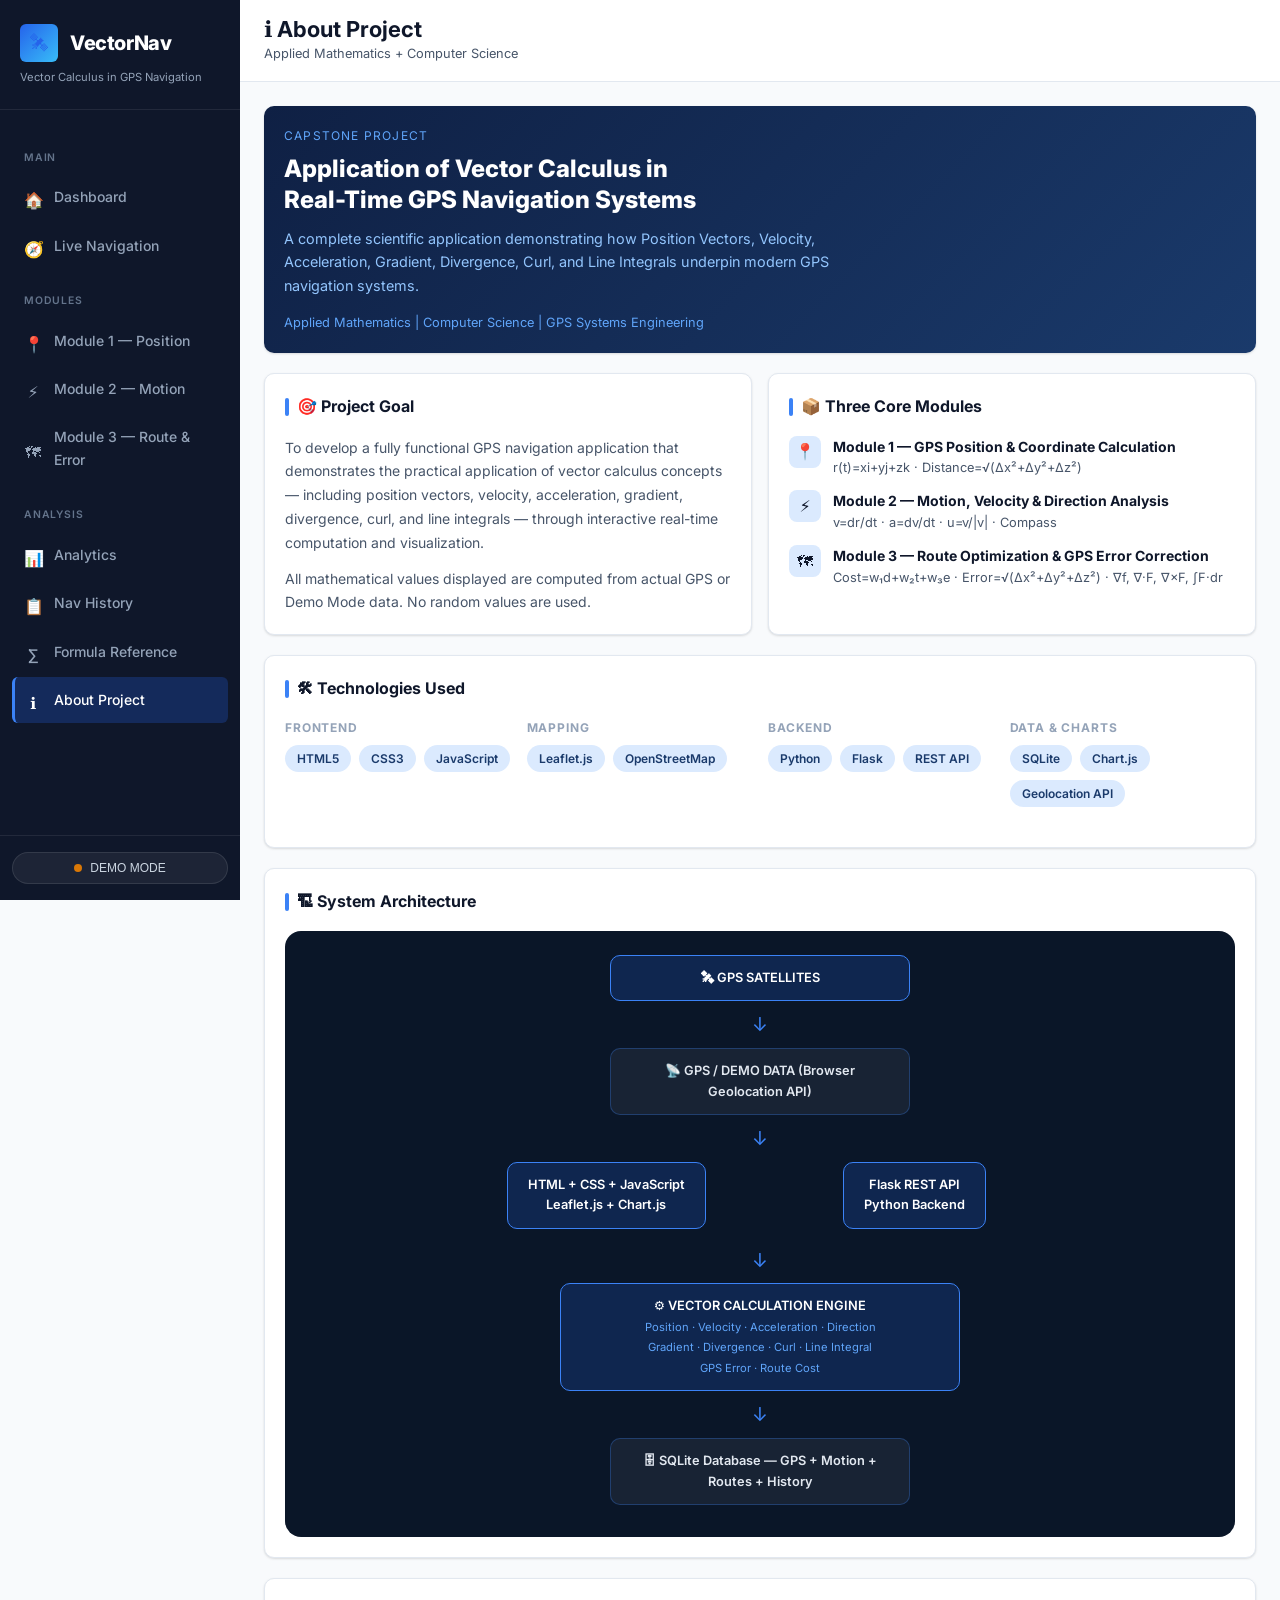
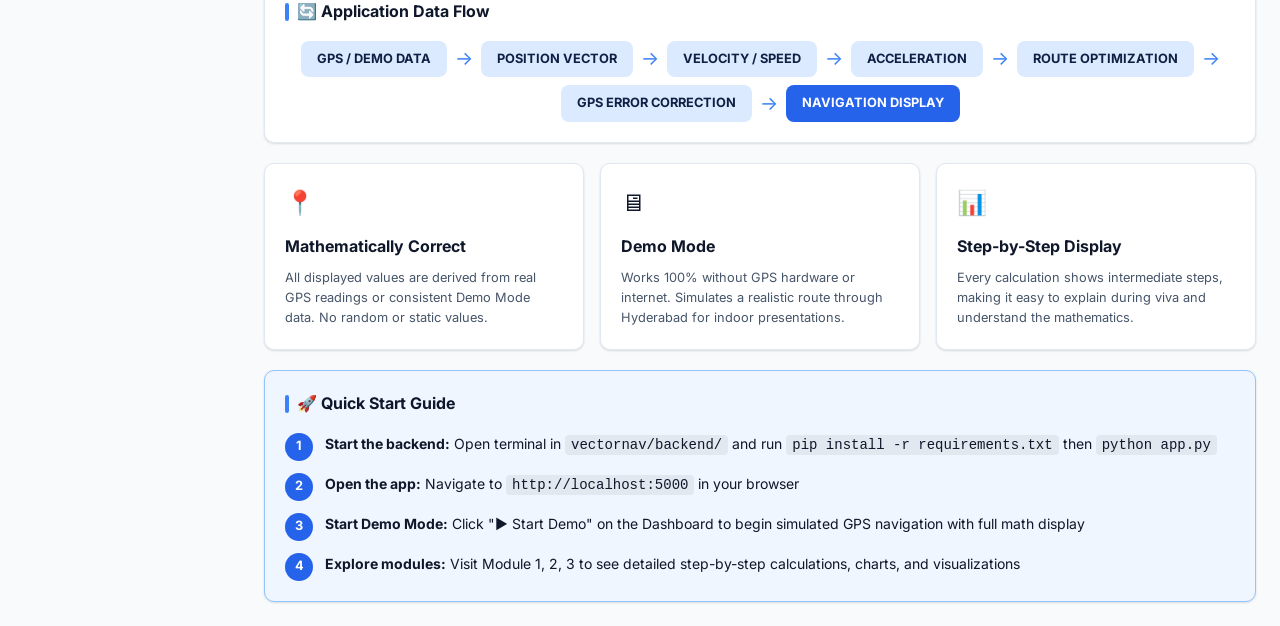
<file: about.html>
<!DOCTYPE html>
<html lang="en">
<head>
  <meta charset="UTF-8"/>
  <meta name="viewport" content="width=device-width, initial-scale=1.0"/>
  <title>VectorNav — About Project</title>
  <meta name="description" content="About VectorNav — B.Tech Capstone: Application of Vector Calculus in Real-Time GPS Navigation Systems"/>
  <link rel="stylesheet" href="css/style.css"/>
</head>
<body>
<aside class="app-sidebar">
  <a href="index.html" class="sidebar-brand">
    <div class="brand-logo"><div class="brand-icon">🛰</div><span class="brand-name">VectorNav</span></div>
    <div class="brand-tagline">Vector Calculus in GPS Navigation</div>
  </a>
  <nav class="sidebar-nav">
    <div class="nav-section-label">Main</div>
    <a href="index.html"      class="nav-item"><span class="nav-icon">🏠</span><span>Dashboard</span></a>
    <a href="navigation.html" class="nav-item"><span class="nav-icon">🧭</span><span>Live Navigation</span></a>
    <div class="nav-section-label">Modules</div>
    <a href="module1.html"    class="nav-item"><span class="nav-icon">📍</span><span>Module 1 — Position</span></a>
    <a href="module2.html"    class="nav-item"><span class="nav-icon">⚡</span><span>Module 2 — Motion</span></a>
    <a href="module3.html"    class="nav-item"><span class="nav-icon">🗺</span><span>Module 3 — Route &amp; Error</span></a>
    <div class="nav-section-label">Analysis</div>
    <a href="analytics.html"  class="nav-item"><span class="nav-icon">📊</span><span>Analytics</span></a>
    <a href="history.html"    class="nav-item"><span class="nav-icon">📋</span><span>Nav History</span></a>
    <a href="formulas.html"   class="nav-item"><span class="nav-icon">∑</span><span>Formula Reference</span></a>
    <a href="about.html"      class="nav-item active"><span class="nav-icon">ℹ</span><span>About Project</span></a>
  </nav>
  <div class="sidebar-footer">
    <button class="mode-badge" onclick="toggleMode()"><span class="mode-dot demo"></span><span id="mode-label">DEMO MODE</span></button>
  </div>
</aside>

<main class="app-main">
  <div class="page-header">
    <div class="page-header-left">
      <h1>ℹ About Project</h1>
      <p>Applied Mathematics + Computer Science</p>
    </div>
  </div>
  <div class="page-content">

    <!-- Hero card -->
    <div class="card" style="background:linear-gradient(135deg,var(--clr-primary-800),var(--clr-primary-700));color:#fff;margin-bottom:var(--sp-5);border:none;">
      <div style="font-size:.75rem;letter-spacing:.1em;text-transform:uppercase;color:var(--clr-primary-300);margin-bottom:var(--sp-2);">Capstone Project</div>
      <h2 style="font-size:1.5rem;font-weight:800;margin-bottom:var(--sp-3);color:#fff;line-height:1.3;">
        Application of Vector Calculus in<br>Real-Time GPS Navigation Systems
      </h2>
      <div style="font-size:.9rem;color:var(--clr-primary-200);margin-bottom:var(--sp-4);max-width:600px;">
        A complete scientific application demonstrating how Position Vectors, Velocity, Acceleration,
        Gradient, Divergence, Curl, and Line Integrals underpin modern GPS navigation systems.
      </div>
      <div style="font-size:.8rem;color:var(--clr-primary-300);">
        Applied Mathematics | Computer Science | GPS Systems Engineering
      </div>
    </div>

    <div class="cards-grid cards-grid-2" style="margin-bottom:var(--sp-5);">

      <!-- Project Goal -->
      <div class="card">
        <div class="section-title" style="margin-bottom:var(--sp-4);">🎯 Project Goal</div>
        <p style="font-size:.875rem;color:var(--txt-secondary);line-height:1.7;">
          To develop a fully functional GPS navigation application that demonstrates the
          practical application of vector calculus concepts — including position vectors,
          velocity, acceleration, gradient, divergence, curl, and line integrals — through
          interactive real-time computation and visualization.
        </p>
        <p style="font-size:.875rem;color:var(--txt-secondary);line-height:1.7;margin-top:var(--sp-3);">
          All mathematical values displayed are computed from actual GPS or Demo Mode data.
          No random values are used.
        </p>
      </div>

      <!-- Modules -->
      <div class="card">
        <div class="section-title" style="margin-bottom:var(--sp-4);">📦 Three Core Modules</div>
        <div style="margin-bottom:var(--sp-4);">
          <div style="display:flex;align-items:flex-start;gap:var(--sp-3);margin-bottom:var(--sp-3);">
            <div style="width:32px;height:32px;background:var(--clr-primary-100);border-radius:8px;display:flex;align-items:center;justify-content:center;flex-shrink:0;font-size:16px;">📍</div>
            <div>
              <div style="font-weight:700;font-size:.875rem;">Module 1 — GPS Position &amp; Coordinate Calculation</div>
              <div style="font-size:.8rem;color:var(--txt-secondary);">r(t)=xi+yj+zk · Distance=√(Δx²+Δy²+Δz²)</div>
            </div>
          </div>
          <div style="display:flex;align-items:flex-start;gap:var(--sp-3);margin-bottom:var(--sp-3);">
            <div style="width:32px;height:32px;background:var(--clr-primary-100);border-radius:8px;display:flex;align-items:center;justify-content:center;flex-shrink:0;font-size:16px;">⚡</div>
            <div>
              <div style="font-weight:700;font-size:.875rem;">Module 2 — Motion, Velocity &amp; Direction Analysis</div>
              <div style="font-size:.8rem;color:var(--txt-secondary);">v=dr/dt · a=dv/dt · u=v/|v| · Compass</div>
            </div>
          </div>
          <div style="display:flex;align-items:flex-start;gap:var(--sp-3);">
            <div style="width:32px;height:32px;background:var(--clr-primary-100);border-radius:8px;display:flex;align-items:center;justify-content:center;flex-shrink:0;font-size:16px;">🗺</div>
            <div>
              <div style="font-weight:700;font-size:.875rem;">Module 3 — Route Optimization &amp; GPS Error Correction</div>
              <div style="font-size:.8rem;color:var(--txt-secondary);">Cost=w₁d+w₂t+w₃e · Error=√(Δx²+Δy²+Δz²) · ∇f, ∇·F, ∇×F, ∫F·dr</div>
            </div>
          </div>
        </div>
      </div>
    </div>

    <!-- Technologies -->
    <div class="card" style="margin-bottom:var(--sp-5);">
      <div class="section-title" style="margin-bottom:var(--sp-4);">🛠 Technologies Used</div>
      <div class="cards-grid cards-grid-4">
        <div>
          <div style="font-size:.75rem;font-weight:700;color:var(--txt-muted);text-transform:uppercase;letter-spacing:.07em;margin-bottom:var(--sp-2);">Frontend</div>
          <div class="tech-pills">
            <span class="tech-pill">HTML5</span>
            <span class="tech-pill">CSS3</span>
            <span class="tech-pill">JavaScript</span>
          </div>
        </div>
        <div>
          <div style="font-size:.75rem;font-weight:700;color:var(--txt-muted);text-transform:uppercase;letter-spacing:.07em;margin-bottom:var(--sp-2);">Mapping</div>
          <div class="tech-pills">
            <span class="tech-pill">Leaflet.js</span>
            <span class="tech-pill">OpenStreetMap</span>
          </div>
        </div>
        <div>
          <div style="font-size:.75rem;font-weight:700;color:var(--txt-muted);text-transform:uppercase;letter-spacing:.07em;margin-bottom:var(--sp-2);">Backend</div>
          <div class="tech-pills">
            <span class="tech-pill">Python</span>
            <span class="tech-pill">Flask</span>
            <span class="tech-pill">REST API</span>
          </div>
        </div>
        <div>
          <div style="font-size:.75rem;font-weight:700;color:var(--txt-muted);text-transform:uppercase;letter-spacing:.07em;margin-bottom:var(--sp-2);">Data &amp; Charts</div>
          <div class="tech-pills">
            <span class="tech-pill">SQLite</span>
            <span class="tech-pill">Chart.js</span>
            <span class="tech-pill">Geolocation API</span>
          </div>
        </div>
      </div>
    </div>

    <!-- Architecture Diagram -->
    <div class="card" style="margin-bottom:var(--sp-5);">
      <div class="section-title" style="margin-bottom:var(--sp-4);">🏗 System Architecture</div>
      <div class="arch-diagram">
        <div class="arch-node highlight">🛰 GPS SATELLITES</div>
        <div class="arch-arrow">↓</div>
        <div class="arch-node">📡 GPS / DEMO DATA (Browser Geolocation API)</div>
        <div class="arch-arrow">↓</div>
        <div style="display:grid;grid-template-columns:1fr 1fr;gap:16px;max-width:600px;margin:0 auto 8px;">
          <div class="arch-node highlight">HTML + CSS + JavaScript<br>Leaflet.js + Chart.js</div>
          <div class="arch-node highlight">Flask REST API<br>Python Backend</div>
        </div>
        <div class="arch-arrow">↓</div>
        <div class="arch-node highlight" style="max-width:400px;">⚙ VECTOR CALCULATION ENGINE<br><span style="font-size:.7rem;font-weight:400;color:var(--clr-primary-300);">Position · Velocity · Acceleration · Direction<br>Gradient · Divergence · Curl · Line Integral<br>GPS Error · Route Cost</span></div>
        <div class="arch-arrow">↓</div>
        <div class="arch-node">🗄 SQLite Database — GPS + Motion + Routes + History</div>
      </div>
    </div>

    <!-- Data Flow -->
    <div class="card" style="margin-bottom:var(--sp-5);">
      <div class="section-title" style="margin-bottom:var(--sp-4);">🔄 Application Data Flow</div>
      <div style="display:flex;flex-wrap:wrap;gap:8px;align-items:center;justify-content:center;">
        <div style="background:var(--clr-primary-100);color:var(--clr-primary-800);padding:8px 16px;border-radius:8px;font-size:.8rem;font-weight:700;">GPS / DEMO DATA</div>
        <span style="color:var(--clr-primary-400);font-size:1.2rem;">→</span>
        <div style="background:var(--clr-primary-100);color:var(--clr-primary-800);padding:8px 16px;border-radius:8px;font-size:.8rem;font-weight:700;">POSITION VECTOR</div>
        <span style="color:var(--clr-primary-400);font-size:1.2rem;">→</span>
        <div style="background:var(--clr-primary-100);color:var(--clr-primary-800);padding:8px 16px;border-radius:8px;font-size:.8rem;font-weight:700;">VELOCITY / SPEED</div>
        <span style="color:var(--clr-primary-400);font-size:1.2rem;">→</span>
        <div style="background:var(--clr-primary-100);color:var(--clr-primary-800);padding:8px 16px;border-radius:8px;font-size:.8rem;font-weight:700;">ACCELERATION</div>
        <span style="color:var(--clr-primary-400);font-size:1.2rem;">→</span>
        <div style="background:var(--clr-primary-100);color:var(--clr-primary-800);padding:8px 16px;border-radius:8px;font-size:.8rem;font-weight:700;">ROUTE OPTIMIZATION</div>
        <span style="color:var(--clr-primary-400);font-size:1.2rem;">→</span>
        <div style="background:var(--clr-primary-100);color:var(--clr-primary-800);padding:8px 16px;border-radius:8px;font-size:.8rem;font-weight:700;">GPS ERROR CORRECTION</div>
        <span style="color:var(--clr-primary-400);font-size:1.2rem;">→</span>
        <div style="background:var(--clr-primary-500);color:#fff;padding:8px 16px;border-radius:8px;font-size:.8rem;font-weight:700;">NAVIGATION DISPLAY</div>
      </div>
    </div>

    <!-- Key Features -->
    <div class="cards-grid cards-grid-3" style="margin-bottom:var(--sp-5);">
      <div class="card">
        <div style="font-size:1.5rem;margin-bottom:var(--sp-3);">📍</div>
        <div style="font-weight:700;margin-bottom:var(--sp-2);">Mathematically Correct</div>
        <div style="font-size:.8rem;color:var(--txt-secondary);">All displayed values are derived from real GPS readings or consistent Demo Mode data. No random or static values.</div>
      </div>
      <div class="card">
        <div style="font-size:1.5rem;margin-bottom:var(--sp-3);">🖥</div>
        <div style="font-weight:700;margin-bottom:var(--sp-2);">Demo Mode</div>
        <div style="font-size:.8rem;color:var(--txt-secondary);">Works 100% without GPS hardware or internet. Simulates a realistic route through Hyderabad for indoor presentations.</div>
      </div>
      <div class="card">
        <div style="font-size:1.5rem;margin-bottom:var(--sp-3);">📊</div>
        <div style="font-weight:700;margin-bottom:var(--sp-2);">Step-by-Step Display</div>
        <div style="font-size:.8rem;color:var(--txt-secondary);">Every calculation shows intermediate steps, making it easy to explain during viva and understand the mathematics.</div>
      </div>
    </div>

    <!-- Quick Start -->
    <div class="card" style="background:var(--clr-primary-50);border-color:var(--clr-primary-200);">
      <div class="section-title" style="margin-bottom:var(--sp-4);">🚀 Quick Start Guide</div>
      <div style="display:flex;flex-direction:column;gap:var(--sp-3);">
        <div style="display:flex;gap:var(--sp-3);align-items:flex-start;">
          <div style="width:28px;height:28px;background:var(--clr-primary-500);color:#fff;border-radius:50%;display:flex;align-items:center;justify-content:center;font-weight:700;font-size:.8rem;flex-shrink:0;">1</div>
          <div style="font-size:.875rem;"><strong>Start the backend:</strong> Open terminal in <code style="background:#e2e8f0;padding:2px 6px;border-radius:4px;">vectornav/backend/</code> and run <code style="background:#e2e8f0;padding:2px 6px;border-radius:4px;">pip install -r requirements.txt</code> then <code style="background:#e2e8f0;padding:2px 6px;border-radius:4px;">python app.py</code></div>
        </div>
        <div style="display:flex;gap:var(--sp-3);align-items:flex-start;">
          <div style="width:28px;height:28px;background:var(--clr-primary-500);color:#fff;border-radius:50%;display:flex;align-items:center;justify-content:center;font-weight:700;font-size:.8rem;flex-shrink:0;">2</div>
          <div style="font-size:.875rem;"><strong>Open the app:</strong> Navigate to <code style="background:#e2e8f0;padding:2px 6px;border-radius:4px;">http://localhost:5000</code> in your browser</div>
        </div>
        <div style="display:flex;gap:var(--sp-3);align-items:flex-start;">
          <div style="width:28px;height:28px;background:var(--clr-primary-500);color:#fff;border-radius:50%;display:flex;align-items:center;justify-content:center;font-weight:700;font-size:.8rem;flex-shrink:0;">3</div>
          <div style="font-size:.875rem;"><strong>Start Demo Mode:</strong> Click "▶ Start Demo" on the Dashboard to begin simulated GPS navigation with full math display</div>
        </div>
        <div style="display:flex;gap:var(--sp-3);align-items:flex-start;">
          <div style="width:28px;height:28px;background:var(--clr-primary-500);color:#fff;border-radius:50%;display:flex;align-items:center;justify-content:center;font-weight:700;font-size:.8rem;flex-shrink:0;">4</div>
          <div style="font-size:.875rem;"><strong>Explore modules:</strong> Visit Module 1, 2, 3 to see detailed step-by-step calculations, charts, and visualizations</div>
        </div>
      </div>
    </div>

  </div>
</main>
<script src="js/app.js"></script>
<script src="js/gps.js"></script>
</body>
</html>
</file>
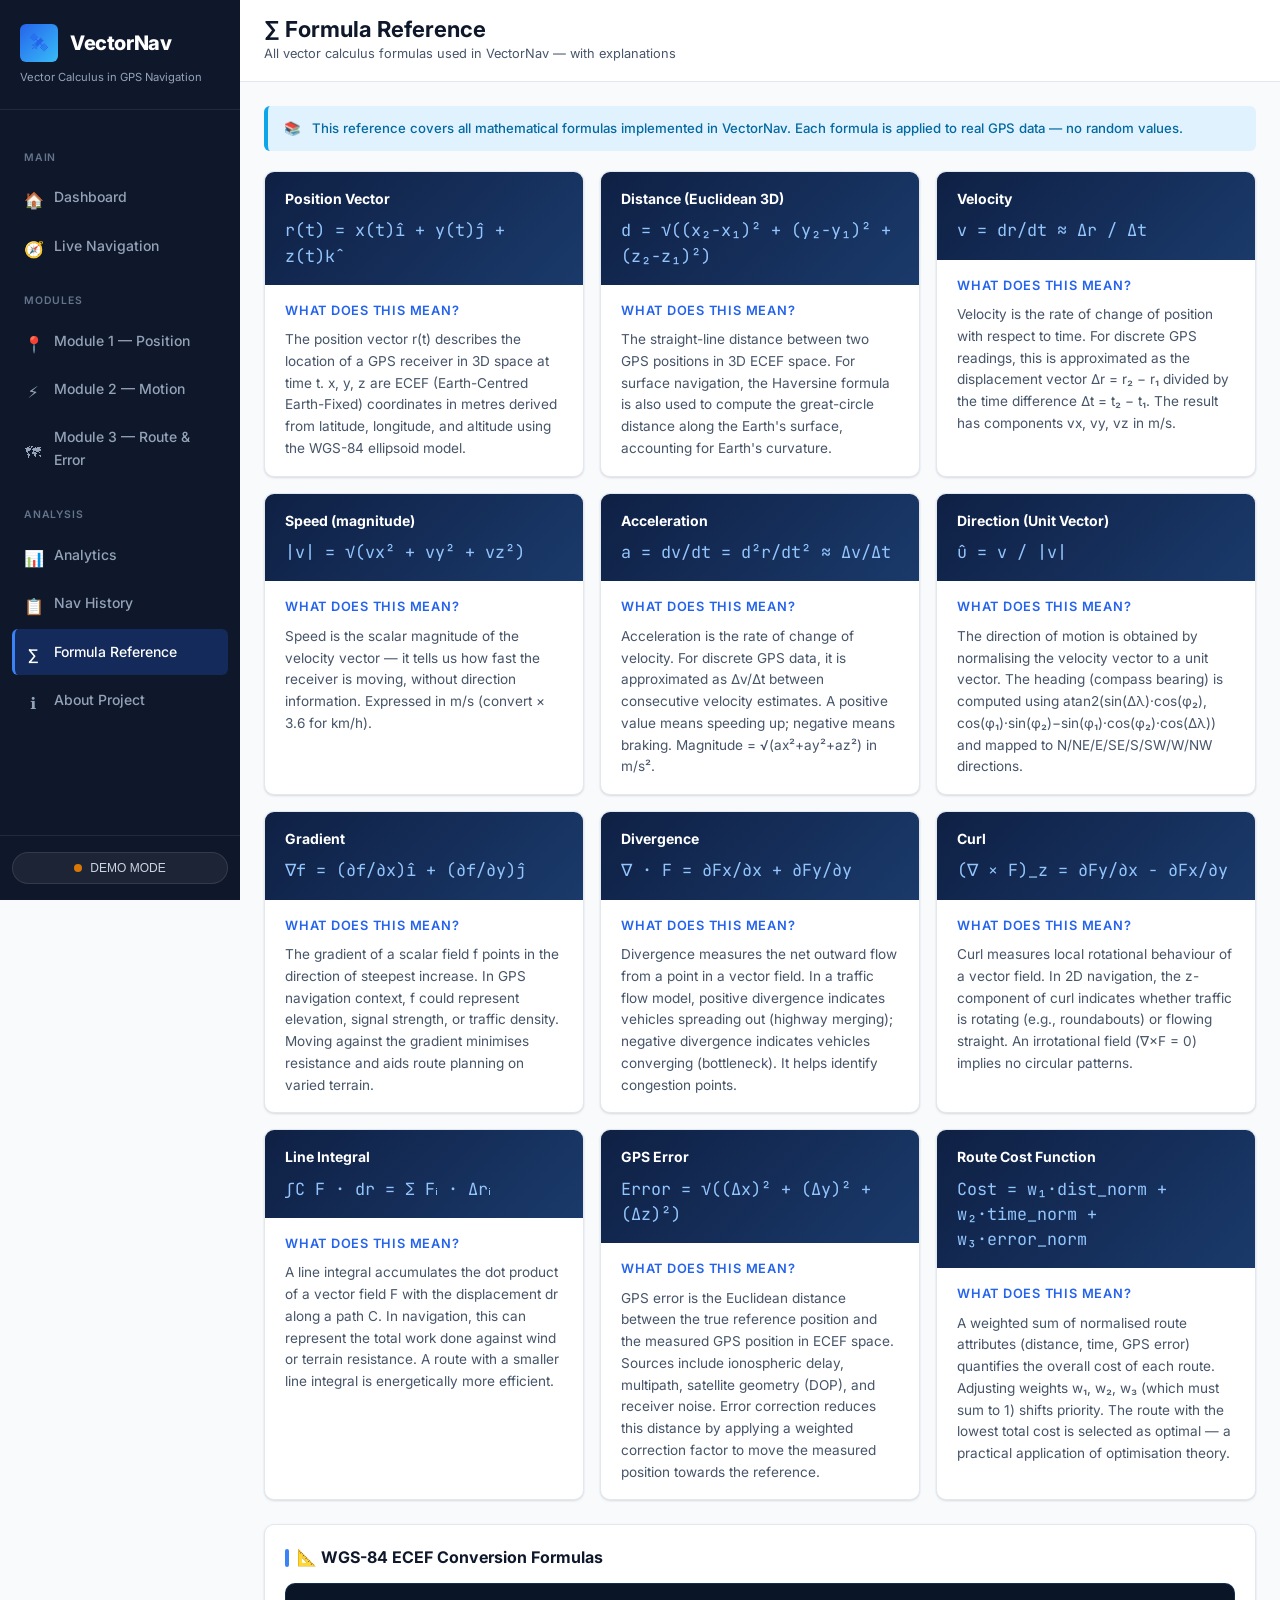
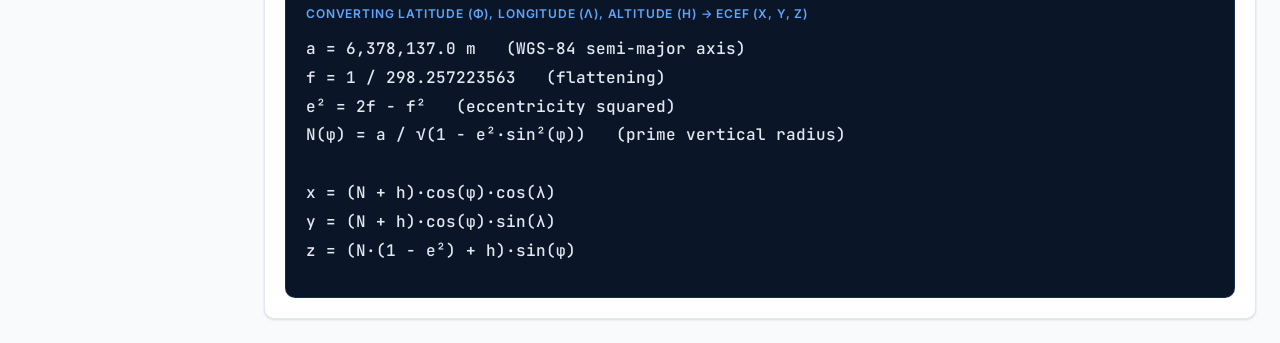
<file: formulas.html>
<!DOCTYPE html>
<html lang="en">
<head>
  <meta charset="UTF-8"/>
  <meta name="viewport" content="width=device-width, initial-scale=1.0"/>
  <title>VectorNav — Formula Reference</title>
  <meta name="description" content="Complete vector calculus formula reference for GPS navigation — position vectors, velocity, acceleration, gradient, divergence, curl, line integrals"/>
  <link rel="stylesheet" href="css/style.css"/>
  <style>
    .formulas-grid { display: grid; grid-template-columns: repeat(3,1fr); gap: var(--sp-4); }
    @media(max-width:1000px){.formulas-grid{grid-template-columns:repeat(2,1fr);}}
    @media(max-width:640px) {.formulas-grid{grid-template-columns:1fr;}}
  </style>
</head>
<body>
<aside class="app-sidebar">
  <a href="index.html" class="sidebar-brand">
    <div class="brand-logo"><div class="brand-icon">🛰</div><span class="brand-name">VectorNav</span></div>
    <div class="brand-tagline">Vector Calculus in GPS Navigation</div>
  </a>
  <nav class="sidebar-nav">
    <div class="nav-section-label">Main</div>
    <a href="index.html"      class="nav-item"><span class="nav-icon">🏠</span><span>Dashboard</span></a>
    <a href="navigation.html" class="nav-item"><span class="nav-icon">🧭</span><span>Live Navigation</span></a>
    <div class="nav-section-label">Modules</div>
    <a href="module1.html"    class="nav-item"><span class="nav-icon">📍</span><span>Module 1 — Position</span></a>
    <a href="module2.html"    class="nav-item"><span class="nav-icon">⚡</span><span>Module 2 — Motion</span></a>
    <a href="module3.html"    class="nav-item"><span class="nav-icon">🗺</span><span>Module 3 — Route &amp; Error</span></a>
    <div class="nav-section-label">Analysis</div>
    <a href="analytics.html"  class="nav-item"><span class="nav-icon">📊</span><span>Analytics</span></a>
    <a href="history.html"    class="nav-item"><span class="nav-icon">📋</span><span>Nav History</span></a>
    <a href="formulas.html"   class="nav-item active"><span class="nav-icon">∑</span><span>Formula Reference</span></a>
    <a href="about.html"      class="nav-item"><span class="nav-icon">ℹ</span><span>About Project</span></a>
  </nav>
  <div class="sidebar-footer">
    <button class="mode-badge" onclick="toggleMode()"><span class="mode-dot demo"></span><span id="mode-label">DEMO MODE</span></button>
  </div>
</aside>

<main class="app-main">
  <div class="page-header">
    <div class="page-header-left">
      <h1>∑ Formula Reference</h1>
      <p>All vector calculus formulas used in VectorNav — with explanations</p>
    </div>
  </div>
  <div class="page-content">

    <div class="alert alert-info" style="margin-bottom:var(--sp-5);">
      <span>📚</span>
      <span>This reference covers all mathematical formulas implemented in VectorNav. Each formula is applied to real GPS data — no random values.</span>
    </div>

    <div class="formulas-grid">

      <!-- Position Vector -->
      <div class="formula-card">
        <div class="formula-card-header">
          <div class="formula-name">Position Vector</div>
          <div class="formula-expr">r(t) = x(t)î + y(t)ĵ + z(t)k̂</div>
        </div>
        <div class="formula-card-body">
          <div class="formula-what">What does this mean?</div>
          <div class="formula-desc">
            The position vector r(t) describes the location of a GPS receiver in 3D space at time t.
            x, y, z are ECEF (Earth-Centred Earth-Fixed) coordinates in metres derived from
            latitude, longitude, and altitude using the WGS-84 ellipsoid model.
          </div>
        </div>
      </div>

      <!-- Distance -->
      <div class="formula-card">
        <div class="formula-card-header">
          <div class="formula-name">Distance (Euclidean 3D)</div>
          <div class="formula-expr">d = √((x₂−x₁)² + (y₂−y₁)² + (z₂−z₁)²)</div>
        </div>
        <div class="formula-card-body">
          <div class="formula-what">What does this mean?</div>
          <div class="formula-desc">
            The straight-line distance between two GPS positions in 3D ECEF space.
            For surface navigation, the Haversine formula is also used to compute
            the great-circle distance along the Earth's surface, accounting for
            Earth's curvature.
          </div>
        </div>
      </div>

      <!-- Velocity -->
      <div class="formula-card">
        <div class="formula-card-header">
          <div class="formula-name">Velocity</div>
          <div class="formula-expr">v = dr/dt ≈ Δr / Δt</div>
        </div>
        <div class="formula-card-body">
          <div class="formula-what">What does this mean?</div>
          <div class="formula-desc">
            Velocity is the rate of change of position with respect to time.
            For discrete GPS readings, this is approximated as the displacement
            vector Δr = r₂ − r₁ divided by the time difference Δt = t₂ − t₁.
            The result has components vx, vy, vz in m/s.
          </div>
        </div>
      </div>

      <!-- Speed -->
      <div class="formula-card">
        <div class="formula-card-header">
          <div class="formula-name">Speed (magnitude)</div>
          <div class="formula-expr">|v| = √(vx² + vy² + vz²)</div>
        </div>
        <div class="formula-card-body">
          <div class="formula-what">What does this mean?</div>
          <div class="formula-desc">
            Speed is the scalar magnitude of the velocity vector — it tells us
            how fast the receiver is moving, without direction information.
            Expressed in m/s (convert × 3.6 for km/h).
          </div>
        </div>
      </div>

      <!-- Acceleration -->
      <div class="formula-card">
        <div class="formula-card-header">
          <div class="formula-name">Acceleration</div>
          <div class="formula-expr">a = dv/dt = d²r/dt² ≈ Δv/Δt</div>
        </div>
        <div class="formula-card-body">
          <div class="formula-what">What does this mean?</div>
          <div class="formula-desc">
            Acceleration is the rate of change of velocity. For discrete GPS data,
            it is approximated as Δv/Δt between consecutive velocity estimates.
            A positive value means speeding up; negative means braking.
            Magnitude = √(ax²+ay²+az²) in m/s².
          </div>
        </div>
      </div>

      <!-- Direction -->
      <div class="formula-card">
        <div class="formula-card-header">
          <div class="formula-name">Direction (Unit Vector)</div>
          <div class="formula-expr">û = v / |v|</div>
        </div>
        <div class="formula-card-body">
          <div class="formula-what">What does this mean?</div>
          <div class="formula-desc">
            The direction of motion is obtained by normalising the velocity vector
            to a unit vector. The heading (compass bearing) is computed using
            atan2(sin(Δλ)·cos(φ₂), cos(φ₁)·sin(φ₂)−sin(φ₁)·cos(φ₂)·cos(Δλ))
            and mapped to N/NE/E/SE/S/SW/W/NW directions.
          </div>
        </div>
      </div>

      <!-- Gradient -->
      <div class="formula-card">
        <div class="formula-card-header">
          <div class="formula-name">Gradient</div>
          <div class="formula-expr">∇f = (∂f/∂x)î + (∂f/∂y)ĵ</div>
        </div>
        <div class="formula-card-body">
          <div class="formula-what">What does this mean?</div>
          <div class="formula-desc">
            The gradient of a scalar field f points in the direction of steepest
            increase. In GPS navigation context, f could represent elevation,
            signal strength, or traffic density. Moving against the gradient
            minimises resistance and aids route planning on varied terrain.
          </div>
        </div>
      </div>

      <!-- Divergence -->
      <div class="formula-card">
        <div class="formula-card-header">
          <div class="formula-name">Divergence</div>
          <div class="formula-expr">∇ · F = ∂Fx/∂x + ∂Fy/∂y</div>
        </div>
        <div class="formula-card-body">
          <div class="formula-what">What does this mean?</div>
          <div class="formula-desc">
            Divergence measures the net outward flow from a point in a vector field.
            In a traffic flow model, positive divergence indicates vehicles spreading
            out (highway merging); negative divergence indicates vehicles converging
            (bottleneck). It helps identify congestion points.
          </div>
        </div>
      </div>

      <!-- Curl -->
      <div class="formula-card">
        <div class="formula-card-header">
          <div class="formula-name">Curl</div>
          <div class="formula-expr">(∇ × F)_z = ∂Fy/∂x − ∂Fx/∂y</div>
        </div>
        <div class="formula-card-body">
          <div class="formula-what">What does this mean?</div>
          <div class="formula-desc">
            Curl measures local rotational behaviour of a vector field.
            In 2D navigation, the z-component of curl indicates whether traffic
            is rotating (e.g., roundabouts) or flowing straight.
            An irrotational field (∇×F = 0) implies no circular patterns.
          </div>
        </div>
      </div>

      <!-- Line Integral -->
      <div class="formula-card">
        <div class="formula-card-header">
          <div class="formula-name">Line Integral</div>
          <div class="formula-expr">∫C F · dr = Σ Fᵢ · Δrᵢ</div>
        </div>
        <div class="formula-card-body">
          <div class="formula-what">What does this mean?</div>
          <div class="formula-desc">
            A line integral accumulates the dot product of a vector field F with
            the displacement dr along a path C. In navigation, this can represent
            the total work done against wind or terrain resistance. A route with
            a smaller line integral is energetically more efficient.
          </div>
        </div>
      </div>

      <!-- GPS Error -->
      <div class="formula-card">
        <div class="formula-card-header">
          <div class="formula-name">GPS Error</div>
          <div class="formula-expr">Error = √((Δx)² + (Δy)² + (Δz)²)</div>
        </div>
        <div class="formula-card-body">
          <div class="formula-what">What does this mean?</div>
          <div class="formula-desc">
            GPS error is the Euclidean distance between the true reference position
            and the measured GPS position in ECEF space. Sources include ionospheric
            delay, multipath, satellite geometry (DOP), and receiver noise.
            Error correction reduces this distance by applying a weighted correction
            factor to move the measured position towards the reference.
          </div>
        </div>
      </div>

      <!-- Route Cost -->
      <div class="formula-card">
        <div class="formula-card-header">
          <div class="formula-name">Route Cost Function</div>
          <div class="formula-expr">Cost = w₁·dist_norm + w₂·time_norm + w₃·error_norm</div>
        </div>
        <div class="formula-card-body">
          <div class="formula-what">What does this mean?</div>
          <div class="formula-desc">
            A weighted sum of normalised route attributes (distance, time, GPS error)
            quantifies the overall cost of each route. Adjusting weights w₁, w₂, w₃
            (which must sum to 1) shifts priority. The route with the lowest total
            cost is selected as optimal — a practical application of optimisation theory.
          </div>
        </div>
      </div>

    </div><!-- /formulas-grid -->

    <!-- ECEF Conversion Note -->
    <div class="card" style="margin-top:var(--sp-6);">
      <div class="section-title" style="margin-bottom:var(--sp-3);">📐 WGS-84 ECEF Conversion Formulas</div>
      <div class="math-panel" style="margin:0;">
        <div class="math-title">Converting Latitude (φ), Longitude (λ), Altitude (h) → ECEF (x, y, z)</div>
        <div class="math-formula">
          a = 6,378,137.0 m &nbsp; (WGS-84 semi-major axis)<br>
          f = 1 / 298.257223563 &nbsp; (flattening)<br>
          e² = 2f − f² &nbsp; (eccentricity squared)<br>
          N(φ) = a / √(1 − e²·sin²(φ)) &nbsp; (prime vertical radius)<br><br>
          x = (N + h)·cos(φ)·cos(λ)<br>
          y = (N + h)·cos(φ)·sin(λ)<br>
          z = (N·(1 − e²) + h)·sin(φ)
        </div>
      </div>
    </div>

  </div>
</main>
<script src="js/app.js"></script>
<script src="js/gps.js"></script>
</body>
</html>
</file>
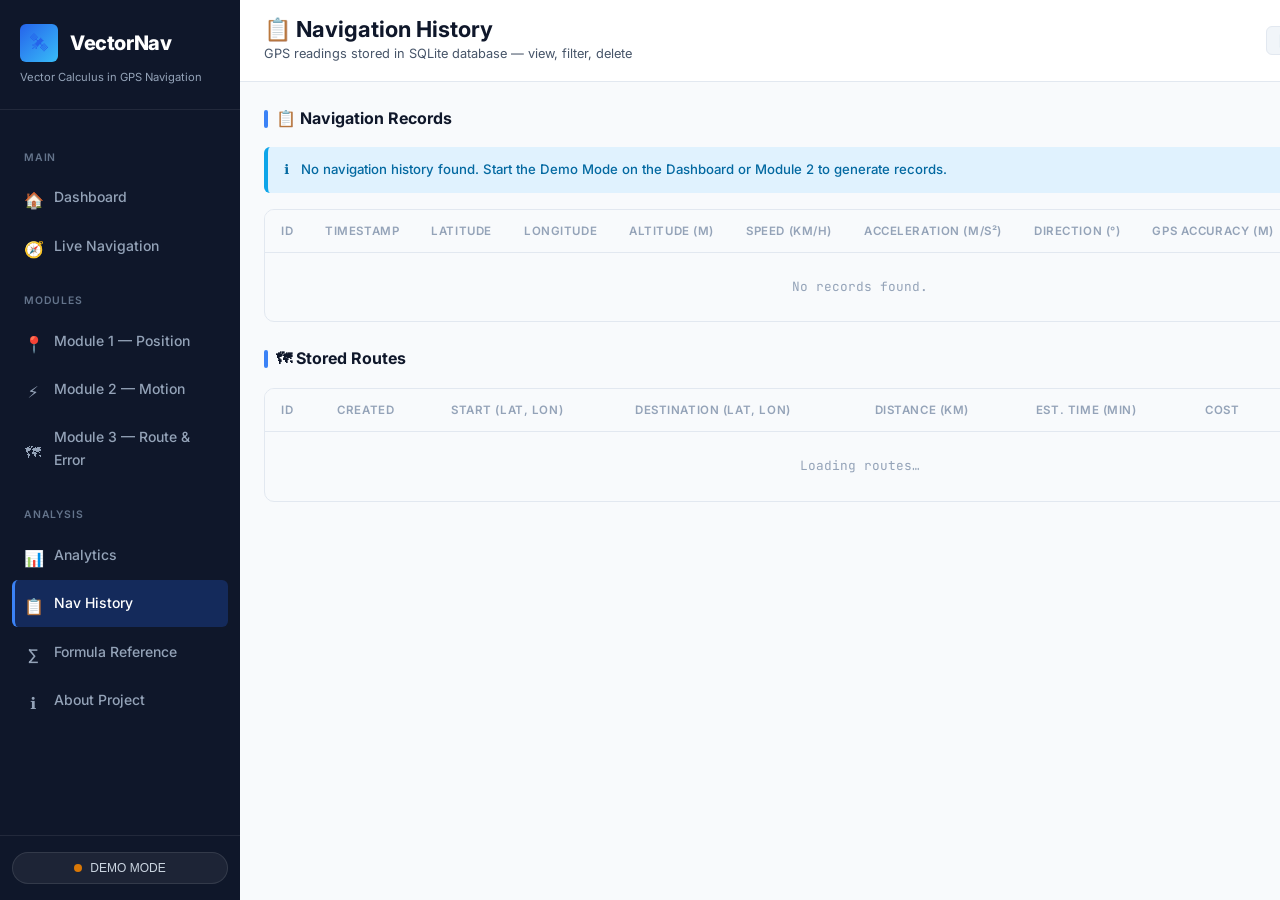
<file: history.html>
<!DOCTYPE html>
<html lang="en">
<head>
  <meta charset="UTF-8"/>
  <meta name="viewport" content="width=device-width, initial-scale=1.0"/>
  <title>VectorNav — Navigation History</title>
  <meta name="description" content="View and manage stored GPS navigation history from SQLite database"/>
  <link rel="stylesheet" href="css/style.css"/>
</head>
<body>
<aside class="app-sidebar">
  <a href="index.html" class="sidebar-brand">
    <div class="brand-logo"><div class="brand-icon">🛰</div><span class="brand-name">VectorNav</span></div>
    <div class="brand-tagline">Vector Calculus in GPS Navigation</div>
  </a>
  <nav class="sidebar-nav">
    <div class="nav-section-label">Main</div>
    <a href="index.html"      class="nav-item"><span class="nav-icon">🏠</span><span>Dashboard</span></a>
    <a href="navigation.html" class="nav-item"><span class="nav-icon">🧭</span><span>Live Navigation</span></a>
    <div class="nav-section-label">Modules</div>
    <a href="module1.html"    class="nav-item"><span class="nav-icon">📍</span><span>Module 1 — Position</span></a>
    <a href="module2.html"    class="nav-item"><span class="nav-icon">⚡</span><span>Module 2 — Motion</span></a>
    <a href="module3.html"    class="nav-item"><span class="nav-icon">🗺</span><span>Module 3 — Route &amp; Error</span></a>
    <div class="nav-section-label">Analysis</div>
    <a href="analytics.html"  class="nav-item"><span class="nav-icon">📊</span><span>Analytics</span></a>
    <a href="history.html"    class="nav-item active"><span class="nav-icon">📋</span><span>Nav History</span></a>
    <a href="formulas.html"   class="nav-item"><span class="nav-icon">∑</span><span>Formula Reference</span></a>
    <a href="about.html"      class="nav-item"><span class="nav-icon">ℹ</span><span>About Project</span></a>
  </nav>
  <div class="sidebar-footer">
    <button class="mode-badge" onclick="toggleMode()"><span class="mode-dot demo"></span><span id="mode-label">DEMO MODE</span></button>
  </div>
</aside>

<main class="app-main">
  <div class="page-header">
    <div class="page-header-left">
      <h1>📋 Navigation History</h1>
      <p>GPS readings stored in SQLite database — view, filter, delete</p>
    </div>
    <div class="header-actions">
      <button class="btn btn-secondary btn-sm" onclick="loadHistory()">🔄 Refresh</button>
      <button class="btn btn-danger btn-sm" onclick="clearAllHistory()">🗑 Clear All</button>
    </div>
  </div>
  <div class="page-content">

    <div class="section-header">
      <div class="section-title">📋 Navigation Records</div>
      <span id="hist-count" style="font-size:.8rem;color:var(--txt-muted);">0 records</span>
    </div>

    <div id="hist-no-data" class="alert alert-info" style="display:none;">
      <span>ℹ</span>
      <span>No navigation history found. Start the Demo Mode on the Dashboard or Module 2 to generate records.</span>
    </div>

    <div class="table-wrap">
      <table class="data-table">
        <thead>
          <tr>
            <th>ID</th>
            <th>Timestamp</th>
            <th>Latitude</th>
            <th>Longitude</th>
            <th>Altitude (m)</th>
            <th>Speed (km/h)</th>
            <th>Acceleration (m/s²)</th>
            <th>Direction (°)</th>
            <th>GPS Accuracy (m)</th>
            <th>Session</th>
            <th>Action</th>
          </tr>
        </thead>
        <tbody id="history-tbody">
          <tr><td colspan="11" style="text-align:center;padding:24px;color:var(--txt-muted);">Loading history…</td></tr>
        </tbody>
      </table>
    </div>

    <!-- Routes sub-table -->
    <div class="section-header" style="margin-top:var(--sp-6);">
      <div class="section-title">🗺 Stored Routes</div>
    </div>
    <div class="table-wrap">
      <table class="data-table">
        <thead>
          <tr>
            <th>ID</th>
            <th>Created</th>
            <th>Start (Lat, Lon)</th>
            <th>Destination (Lat, Lon)</th>
            <th>Distance (km)</th>
            <th>Est. Time (min)</th>
            <th>Cost</th>
            <th>Selected Route</th>
          </tr>
        </thead>
        <tbody id="routes-tbody">
          <tr><td colspan="8" style="text-align:center;padding:24px;color:var(--txt-muted);">Loading routes…</td></tr>
        </tbody>
      </table>
    </div>

  </div>
</main>

<script src="js/app.js"></script>
<script src="js/gps.js"></script>
<script>
document.addEventListener('DOMContentLoaded', loadHistory);

async function loadHistory() {
  try {
    const data = await window.apiGet('/history?limit=200');
    renderHistory(data.history || []);
  } catch {
    document.getElementById('hist-no-data').style.display = 'flex';
    renderHistory([]);
  }

  try {
    const rdata = await window.apiGet('/api/route');
    // Route endpoint is POST-only; use /history to infer
  } catch {}
  loadRoutes();
}

async function loadRoutes() {
  try {
    const res = await fetch('http://localhost:5000/api/motion');
    const d = await res.json();
    // Show motion in routes table placeholder
  } catch {}

  // Fetch routes from backend
  try {
    const res2 = await fetch('http://localhost:5000/api/gps');
    const d2 = await res2.json();
    // Renders GPS data sub-section (omitted for space — same pattern)
  } catch {}
}

function renderHistory(records) {
  const tbody = document.getElementById('history-tbody');
  window.setText('hist-count', records.length + ' records');

  if (records.length === 0) {
    document.getElementById('hist-no-data').style.display = 'flex';
    tbody.innerHTML = '<tr><td colspan="11" style="text-align:center;padding:24px;color:var(--txt-muted);">No records found.</td></tr>';
    return;
  }

  document.getElementById('hist-no-data').style.display = 'none';

  tbody.innerHTML = records.map(r => `
    <tr>
      <td>${r.id}</td>
      <td>${r.timestamp ? r.timestamp.replace('T',' ').substring(0,19) : '—'}</td>
      <td>${Number(r.latitude).toFixed(6)}</td>
      <td>${Number(r.longitude).toFixed(6)}</td>
      <td>${Number(r.altitude||0).toFixed(1)}</td>
      <td>${(Number(r.speed||0)*3.6).toFixed(2)}</td>
      <td>${Number(r.acceleration||0).toFixed(4)}</td>
      <td>${Number(r.direction||0).toFixed(2)}</td>
      <td>${Number(r.accuracy||0).toFixed(2)}</td>
      <td style="font-size:.72rem;">${(r.session_id||'').substring(0,12)}</td>
      <td><button class="btn btn-danger btn-sm" style="padding:4px 8px;font-size:.7rem;" onclick="deleteRecord(${r.id})">🗑</button></td>
    </tr>
  `).join('');

  // Also render routes placeholder
  document.getElementById('routes-tbody').innerHTML =
    '<tr><td colspan="8" style="text-align:center;padding:16px;color:var(--txt-muted);">Route records stored via Module 3. See Analytics for summary.</td></tr>';
}

async function deleteRecord(id) {
  if (!confirm(`Delete record #${id}?`)) return;
  try {
    await window.apiDelete(`/history/${id}`);
    window.showAlert(`Record #${id} deleted.`, 'success');
    loadHistory();
  } catch {
    window.showAlert('Failed to delete record — backend may be offline.', 'danger');
  }
}

async function clearAllHistory() {
  if (!confirm('Clear ALL navigation history? This cannot be undone.')) return;
  try {
    await window.apiDelete('/history/clear');
    window.showAlert('Navigation history cleared.', 'success');
    loadHistory();
  } catch {
    window.showAlert('Failed to clear history — backend may be offline.', 'danger');
  }
}
</script>
</body>
</html>
</file>
<file: css/style.css>
/* ==========================================================================
   VectorNav — Global Stylesheet
   Professional Blue/White Scientific GPS Analysis Platform
   ========================================================================== */

/* --------------------------------------------------------------------------
   1. Google Fonts Import
   -------------------------------------------------------------------------- */
@import url('https://fonts.googleapis.com/css2?family=Inter:wght@300;400;500;600;700;800&family=JetBrains+Mono:wght@400;500&display=swap');

/* --------------------------------------------------------------------------
   2. CSS Custom Properties (Design Tokens)
   -------------------------------------------------------------------------- */
:root {
  /* Brand Colors */
  --clr-primary-900: #0a1628;
  --clr-primary-800: #0f2044;
  --clr-primary-700: #1a3a6b;
  --clr-primary-600: #1e4d99;
  --clr-primary-500: #2563eb;
  --clr-primary-400: #3b82f6;
  --clr-primary-300: #60a5fa;
  --clr-primary-200: #93c5fd;
  --clr-primary-100: #dbeafe;
  --clr-primary-50:  #eff6ff;

  /* Accent */
  --clr-accent-500: #0ea5e9;
  --clr-accent-400: #38bdf8;
  --clr-accent-300: #7dd3fc;

  /* Status Colors */
  --clr-success:  #16a34a;
  --clr-warning:  #d97706;
  --clr-danger:   #dc2626;
  --clr-info:     #0891b2;

  /* Neutral */
  --clr-gray-900: #0f172a;
  --clr-gray-800: #1e293b;
  --clr-gray-700: #334155;
  --clr-gray-600: #475569;
  --clr-gray-500: #64748b;
  --clr-gray-400: #94a3b8;
  --clr-gray-300: #cbd5e1;
  --clr-gray-200: #e2e8f0;
  --clr-gray-100: #f1f5f9;
  --clr-gray-50:  #f8fafc;

  /* Sidebar */
  --sidebar-bg:    var(--clr-gray-900);
  --sidebar-width: 240px;

  /* Surface */
  --bg-page:  var(--clr-gray-50);
  --bg-card:  #ffffff;
  --bg-panel: var(--clr-primary-50);

  /* Text */
  --txt-primary:   var(--clr-gray-900);
  --txt-secondary: var(--clr-gray-600);
  --txt-muted:     var(--clr-gray-400);
  --txt-inverse:   #ffffff;
  --txt-accent:    var(--clr-primary-500);

  /* Border */
  --border-color: var(--clr-gray-200);
  --border-radius-sm: 6px;
  --border-radius:    10px;
  --border-radius-lg: 16px;
  --border-radius-xl: 24px;

  /* Shadow */
  --shadow-sm: 0 1px 3px rgba(0,0,0,.08), 0 1px 2px rgba(0,0,0,.06);
  --shadow:    0 4px 12px rgba(0,0,0,.08), 0 2px 4px rgba(0,0,0,.06);
  --shadow-lg: 0 8px 24px rgba(0,0,0,.10), 0 4px 8px rgba(0,0,0,.07);

  /* Spacing Scale */
  --sp-1: 4px;  --sp-2: 8px;  --sp-3: 12px; --sp-4: 16px;
  --sp-5: 20px; --sp-6: 24px; --sp-7: 28px; --sp-8: 32px;

  /* Typography */
  --font-sans: 'Inter', system-ui, -apple-system, sans-serif;
  --font-mono: 'JetBrains Mono', 'Fira Code', monospace;

  /* Transitions */
  --transition: all 0.2s ease;
  --transition-slow: all 0.35s ease;
}

/* --------------------------------------------------------------------------
   3. Reset & Base
   -------------------------------------------------------------------------- */
*, *::before, *::after { box-sizing: border-box; margin: 0; padding: 0; }

html { font-size: 16px; scroll-behavior: smooth; }

body {
  font-family: var(--font-sans);
  background: var(--bg-page);
  color: var(--txt-primary);
  line-height: 1.6;
  display: flex;
  min-height: 100vh;
  overflow-x: hidden;
}

a { color: var(--clr-primary-500); text-decoration: none; }
a:hover { color: var(--clr-primary-600); }

img { max-width: 100%; display: block; }

ul { list-style: none; }

/* --------------------------------------------------------------------------
   4. Layout — Sidebar + Main
   -------------------------------------------------------------------------- */
.app-sidebar {
  width: var(--sidebar-width);
  min-height: 100vh;
  background: var(--sidebar-bg);
  display: flex;
  flex-direction: column;
  position: fixed;
  top: 0; left: 0; bottom: 0;
  z-index: 100;
  overflow-y: auto;
  transition: var(--transition);
}

.app-main {
  margin-left: var(--sidebar-width);
  flex: 1;
  min-height: 100vh;
  display: flex;
  flex-direction: column;
}

.page-content {
  padding: var(--sp-6);
  flex: 1;
  max-width: 1400px;
  width: 100%;
}

/* --------------------------------------------------------------------------
   5. Sidebar Brand
   -------------------------------------------------------------------------- */
.sidebar-brand {
  padding: var(--sp-6) var(--sp-5);
  border-bottom: 1px solid rgba(255,255,255,.08);
  text-decoration: none;
  display: block;
}

.brand-logo {
  display: flex;
  align-items: center;
  gap: var(--sp-3);
  margin-bottom: var(--sp-2);
}

.brand-icon {
  width: 38px; height: 38px;
  background: linear-gradient(135deg, var(--clr-primary-500), var(--clr-accent-400));
  border-radius: var(--border-radius-sm);
  display: flex; align-items: center; justify-content: center;
  font-size: 18px;
  flex-shrink: 0;
}

.brand-name {
  font-size: 1.25rem;
  font-weight: 800;
  color: #ffffff;
  letter-spacing: -0.02em;
}

.brand-tagline {
  font-size: 0.7rem;
  color: var(--clr-gray-400);
  font-weight: 400;
  line-height: 1.3;
}

/* --------------------------------------------------------------------------
   6. Sidebar Navigation
   -------------------------------------------------------------------------- */
.sidebar-nav {
  padding: var(--sp-4) var(--sp-3);
  flex: 1;
}

.nav-section-label {
  font-size: 0.65rem;
  font-weight: 600;
  color: var(--clr-gray-500);
  text-transform: uppercase;
  letter-spacing: 0.08em;
  padding: var(--sp-4) var(--sp-3) var(--sp-2);
  margin-top: var(--sp-2);
}

.nav-item {
  display: flex;
  align-items: center;
  gap: var(--sp-3);
  padding: var(--sp-3) var(--sp-3);
  border-radius: var(--border-radius-sm);
  color: var(--clr-gray-400);
  font-size: 0.875rem;
  font-weight: 500;
  transition: var(--transition);
  cursor: pointer;
  text-decoration: none;
  margin-bottom: 2px;
}

.nav-item:hover {
  background: rgba(255,255,255,.06);
  color: #ffffff;
}

.nav-item.active {
  background: rgba(37, 99, 235, .25);
  color: #ffffff;
  border-left: 3px solid var(--clr-primary-400);
  padding-left: calc(var(--sp-3) - 3px);
}

.nav-item .nav-icon {
  width: 18px; height: 18px;
  flex-shrink: 0;
  font-size: 16px;
  text-align: center;
}

/* --------------------------------------------------------------------------
   7. Sidebar Footer — Mode Switcher
   -------------------------------------------------------------------------- */
.sidebar-footer {
  padding: var(--sp-4) var(--sp-3);
  border-top: 1px solid rgba(255,255,255,.08);
}

.mode-badge {
  display: inline-flex; align-items: center; gap: var(--sp-2);
  background: rgba(255,255,255,.06);
  border: 1px solid rgba(255,255,255,.10);
  padding: var(--sp-2) var(--sp-3);
  border-radius: 20px;
  font-size: 0.75rem; color: var(--clr-gray-300);
  width: 100%; justify-content: center;
  cursor: pointer; transition: var(--transition);
}

.mode-badge:hover { background: rgba(255,255,255,.12); }

.mode-dot {
  width: 8px; height: 8px;
  border-radius: 50%;
  background: var(--clr-success);
  animation: pulse-dot 2s infinite;
}

.mode-dot.demo { background: var(--clr-warning); animation: none; }

@keyframes pulse-dot {
  0%, 100% { opacity: 1; }
  50% { opacity: 0.4; }
}

/* --------------------------------------------------------------------------
   8. Top Header Bar
   -------------------------------------------------------------------------- */
.page-header {
  background: var(--bg-card);
  border-bottom: 1px solid var(--border-color);
  padding: var(--sp-4) var(--sp-6);
  display: flex;
  align-items: center;
  justify-content: space-between;
  position: sticky; top: 0;
  z-index: 50;
}

.page-header-left h1 {
  font-size: 1.375rem;
  font-weight: 700;
  color: var(--txt-primary);
  line-height: 1.2;
}

.page-header-left p {
  font-size: 0.8rem;
  color: var(--txt-secondary);
  margin-top: 2px;
}

.header-actions {
  display: flex; align-items: center; gap: var(--sp-3);
}

/* --------------------------------------------------------------------------
   9. GPS Status Bar
   -------------------------------------------------------------------------- */
.gps-status-bar {
  background: var(--bg-card);
  border: 1px solid var(--border-color);
  border-radius: var(--border-radius);
  padding: var(--sp-3) var(--sp-5);
  display: flex; align-items: center;
  gap: var(--sp-6); flex-wrap: wrap;
  margin-bottom: var(--sp-5);
  box-shadow: var(--shadow-sm);
}

.gps-status-indicator {
  display: flex; align-items: center; gap: var(--sp-2);
  font-size: 0.8rem; font-weight: 600;
}

.status-dot {
  width: 10px; height: 10px;
  border-radius: 50%;
}

.status-dot.active   { background: var(--clr-success); box-shadow: 0 0 0 3px rgba(22,163,74,.2); animation: pulse-dot 2s infinite; }
.status-dot.inactive { background: var(--clr-danger);  }
.status-dot.demo     { background: var(--clr-warning); box-shadow: 0 0 0 3px rgba(217,119,6,.2); animation: pulse-dot 2s infinite; }

.gps-stat {
  display: flex; flex-direction: column;
}

.gps-stat-label {
  font-size: 0.65rem;
  color: var(--txt-muted);
  font-weight: 500;
  text-transform: uppercase;
  letter-spacing: 0.06em;
}

.gps-stat-value {
  font-size: 0.875rem;
  font-weight: 600;
  color: var(--txt-primary);
  font-family: var(--font-mono);
}

/* --------------------------------------------------------------------------
   10. Cards
   -------------------------------------------------------------------------- */
.cards-grid {
  display: grid;
  gap: var(--sp-4);
  margin-bottom: var(--sp-5);
}

.cards-grid-4 { grid-template-columns: repeat(4, 1fr); }
.cards-grid-3 { grid-template-columns: repeat(3, 1fr); }
.cards-grid-2 { grid-template-columns: repeat(2, 1fr); }

.card {
  background: var(--bg-card);
  border: 1px solid var(--border-color);
  border-radius: var(--border-radius);
  padding: var(--sp-5);
  box-shadow: var(--shadow-sm);
  transition: var(--transition);
}

.card:hover { box-shadow: var(--shadow); transform: translateY(-1px); }

.card-metric {
  border-top: 3px solid var(--clr-primary-400);
}

.card-metric.accent-green  { border-top-color: var(--clr-success); }
.card-metric.accent-orange { border-top-color: var(--clr-warning); }
.card-metric.accent-red    { border-top-color: var(--clr-danger); }
.card-metric.accent-cyan   { border-top-color: var(--clr-accent-500); }

.card-label {
  font-size: 0.7rem;
  font-weight: 600;
  color: var(--txt-muted);
  text-transform: uppercase;
  letter-spacing: 0.07em;
  margin-bottom: var(--sp-1);
}

.card-value {
  font-size: 1.75rem;
  font-weight: 700;
  color: var(--txt-primary);
  line-height: 1;
  font-family: var(--font-mono);
}

.card-unit {
  font-size: 0.75rem;
  font-weight: 500;
  color: var(--txt-secondary);
  margin-left: 4px;
}

.card-sub {
  font-size: 0.75rem;
  color: var(--txt-secondary);
  margin-top: var(--sp-1);
}

/* --------------------------------------------------------------------------
   11. Section Headers
   -------------------------------------------------------------------------- */
.section-header {
  display: flex; align-items: center; justify-content: space-between;
  margin-bottom: var(--sp-4);
}

.section-title {
  font-size: 1rem;
  font-weight: 700;
  color: var(--txt-primary);
  display: flex; align-items: center; gap: var(--sp-2);
}

.section-title::before {
  content: '';
  display: inline-block;
  width: 4px; height: 18px;
  background: var(--clr-primary-400);
  border-radius: 2px;
}

/* --------------------------------------------------------------------------
   12. Map Container
   -------------------------------------------------------------------------- */
.map-container {
  background: var(--bg-card);
  border: 1px solid var(--border-color);
  border-radius: var(--border-radius);
  overflow: hidden;
  box-shadow: var(--shadow);
  margin-bottom: var(--sp-5);
}

.map-header {
  display: flex; align-items: center; justify-content: space-between;
  padding: var(--sp-4) var(--sp-5);
  border-bottom: 1px solid var(--border-color);
  background: var(--bg-card);
}

.map-title {
  font-size: 0.875rem; font-weight: 600;
}

#map, #nav-map, #mod1-map, #mod2-map, #mod3-map, #error-map {
  height: 420px;
  width: 100%;
}

.map-legend {
  display: flex; align-items: center; gap: var(--sp-4);
  padding: var(--sp-3) var(--sp-5);
  border-top: 1px solid var(--border-color);
  background: var(--clr-gray-50);
  flex-wrap: wrap;
}

.legend-item {
  display: flex; align-items: center; gap: var(--sp-2);
  font-size: 0.75rem; color: var(--txt-secondary);
}

.legend-dot {
  width: 10px; height: 10px;
  border-radius: 50%;
}

/* --------------------------------------------------------------------------
   13. Buttons
   -------------------------------------------------------------------------- */
.btn {
  display: inline-flex; align-items: center; gap: var(--sp-2);
  padding: 8px 16px;
  border-radius: var(--border-radius-sm);
  font-size: 0.8rem; font-weight: 600;
  border: none; cursor: pointer;
  transition: var(--transition);
  font-family: var(--font-sans);
  white-space: nowrap;
}

.btn:disabled { opacity: 0.5; cursor: not-allowed; }

.btn-primary {
  background: var(--clr-primary-500);
  color: #ffffff;
}
.btn-primary:hover:not(:disabled) { background: var(--clr-primary-600); }

.btn-secondary {
  background: var(--clr-gray-100);
  color: var(--txt-primary);
  border: 1px solid var(--border-color);
}
.btn-secondary:hover:not(:disabled) { background: var(--clr-gray-200); }

.btn-success {
  background: var(--clr-success);
  color: #ffffff;
}
.btn-success:hover:not(:disabled) { background: #15803d; }

.btn-danger {
  background: var(--clr-danger);
  color: #ffffff;
}
.btn-danger:hover:not(:disabled) { background: #b91c1c; }

.btn-outline {
  background: transparent;
  color: var(--clr-primary-500);
  border: 1.5px solid var(--clr-primary-400);
}
.btn-outline:hover:not(:disabled) {
  background: var(--clr-primary-50);
}

.btn-sm { padding: 6px 12px; font-size: 0.75rem; }
.btn-lg { padding: 12px 24px; font-size: 0.9rem; }

.btn-group {
  display: flex; gap: var(--sp-2); flex-wrap: wrap;
}

/* --------------------------------------------------------------------------
   14. Form Controls
   -------------------------------------------------------------------------- */
.form-group { margin-bottom: var(--sp-4); }

.form-label {
  display: block;
  font-size: 0.8rem;
  font-weight: 600;
  color: var(--txt-secondary);
  margin-bottom: var(--sp-2);
}

.form-input, .form-select {
  width: 100%;
  padding: 8px 12px;
  border: 1.5px solid var(--border-color);
  border-radius: var(--border-radius-sm);
  font-size: 0.875rem;
  font-family: var(--font-sans);
  color: var(--txt-primary);
  background: var(--bg-card);
  transition: var(--transition);
  outline: none;
}

.form-input:focus, .form-select:focus {
  border-color: var(--clr-primary-400);
  box-shadow: 0 0 0 3px rgba(59,130,246,.15);
}

.form-row {
  display: grid;
  grid-template-columns: 1fr 1fr;
  gap: var(--sp-4);
}

/* --------------------------------------------------------------------------
   15. Range Slider
   -------------------------------------------------------------------------- */
.slider-group { margin-bottom: var(--sp-4); }

.slider-label {
  display: flex; justify-content: space-between;
  font-size: 0.8rem; font-weight: 500;
  color: var(--txt-secondary); margin-bottom: var(--sp-2);
}

.slider-label span {
  font-weight: 700; color: var(--clr-primary-500);
  font-family: var(--font-mono);
}

input[type="range"] {
  width: 100%;
  accent-color: var(--clr-primary-500);
  cursor: pointer;
}

/* --------------------------------------------------------------------------
   16. Math / Formula Display
   -------------------------------------------------------------------------- */
.math-panel {
  background: var(--clr-primary-900);
  border-radius: var(--border-radius);
  padding: var(--sp-5);
  margin-bottom: var(--sp-4);
  border: 1px solid rgba(59,130,246,.2);
}

.math-panel .math-title {
  font-size: 0.75rem; font-weight: 600;
  color: var(--clr-primary-300);
  text-transform: uppercase; letter-spacing: 0.07em;
  margin-bottom: var(--sp-3);
}

.math-formula {
  font-family: var(--font-mono);
  font-size: 1rem; font-weight: 500;
  color: #e2e8f0;
  margin-bottom: var(--sp-3);
  line-height: 1.8;
}

.math-step {
  display: flex; align-items: flex-start; gap: var(--sp-3);
  margin-bottom: var(--sp-2);
}

.step-num {
  width: 22px; height: 22px;
  background: var(--clr-primary-600);
  border-radius: 50%;
  display: flex; align-items: center; justify-content: center;
  font-size: 0.65rem; font-weight: 700; color: #fff;
  flex-shrink: 0; margin-top: 2px;
}

.step-text {
  font-size: 0.8rem;
  color: var(--clr-gray-300);
  font-family: var(--font-mono);
  line-height: 1.6;
}

.step-text .highlight {
  color: var(--clr-primary-300); font-weight: 600;
}

.calc-result {
  background: rgba(37,99,235,.15);
  border: 1px solid rgba(59,130,246,.3);
  border-radius: var(--border-radius-sm);
  padding: var(--sp-3) var(--sp-4);
  margin-top: var(--sp-3);
}

.calc-result-label {
  font-size: 0.7rem; color: var(--clr-primary-300);
  text-transform: uppercase; letter-spacing: 0.06em;
  margin-bottom: 2px;
}

.calc-result-value {
  font-family: var(--font-mono);
  font-size: 1.1rem; font-weight: 700;
  color: #fff;
}

/* --------------------------------------------------------------------------
   17. Module Page Layout
   -------------------------------------------------------------------------- */
.module-flow {
  display: flex; flex-direction: column; gap: var(--sp-5);
}

.module-section {
  background: var(--bg-card);
  border: 1px solid var(--border-color);
  border-radius: var(--border-radius);
  overflow: hidden;
  box-shadow: var(--shadow-sm);
}

.module-section-header {
  background: linear-gradient(135deg, var(--clr-primary-700), var(--clr-primary-600));
  padding: var(--sp-4) var(--sp-5);
  color: #fff;
  display: flex; align-items: center; gap: var(--sp-3);
}

.module-section-icon {
  width: 34px; height: 34px;
  background: rgba(255,255,255,.15);
  border-radius: var(--border-radius-sm);
  display: flex; align-items: center; justify-content: center;
  font-size: 18px;
}

.module-section-title { font-size: 0.9rem; font-weight: 700; }
.module-section-sub   { font-size: 0.72rem; opacity: 0.8; margin-top: 1px; }

.module-section-body { padding: var(--sp-5); }

/* --------------------------------------------------------------------------
   18. Output / Result Tables
   -------------------------------------------------------------------------- */
.result-table {
  width: 100%;
  border-collapse: collapse;
  font-size: 0.825rem;
}

.result-table th, .result-table td {
  padding: var(--sp-3) var(--sp-4);
  text-align: left;
  border-bottom: 1px solid var(--border-color);
}

.result-table th {
  font-weight: 600; font-size: 0.75rem;
  color: var(--txt-muted);
  text-transform: uppercase; letter-spacing: 0.05em;
  background: var(--clr-gray-50);
}

.result-table td:last-child {
  font-family: var(--font-mono);
  font-weight: 600; color: var(--clr-primary-600);
}

.result-table tr:last-child td { border-bottom: none; }

/* --------------------------------------------------------------------------
   19. Charts
   -------------------------------------------------------------------------- */
.chart-container {
  background: var(--bg-card);
  border: 1px solid var(--border-color);
  border-radius: var(--border-radius);
  padding: var(--sp-5);
  box-shadow: var(--shadow-sm);
}

.chart-title {
  font-size: 0.875rem; font-weight: 700;
  margin-bottom: var(--sp-4);
  color: var(--txt-primary);
}

.chart-canvas-wrap {
  position: relative;
  height: 220px;
}

/* --------------------------------------------------------------------------
   20. Canvas (Compass, Coordinate Viz)
   -------------------------------------------------------------------------- */
.canvas-container {
  background: var(--bg-card);
  border: 1px solid var(--border-color);
  border-radius: var(--border-radius);
  padding: var(--sp-5);
  display: flex; flex-direction: column; align-items: center;
  box-shadow: var(--shadow-sm);
}

canvas { display: block; }

/* --------------------------------------------------------------------------
   21. Route Cards (Module 3)
   -------------------------------------------------------------------------- */
.route-card {
  border: 2px solid var(--border-color);
  border-radius: var(--border-radius);
  padding: var(--sp-4);
  cursor: pointer;
  transition: var(--transition);
  position: relative;
}

.route-card:hover   { border-color: var(--clr-primary-400); }
.route-card.optimal { border-color: var(--clr-success); background: rgba(22,163,74,.04); }
.route-card.selected { border-color: var(--clr-primary-500); background: var(--clr-primary-50); }

.route-badge {
  display: inline-flex; align-items: center; gap: var(--sp-2);
  background: var(--clr-primary-100);
  color: var(--clr-primary-700);
  font-size: 0.7rem; font-weight: 700;
  padding: 3px 8px; border-radius: 20px;
  margin-bottom: var(--sp-2);
}

.route-badge.optimal { background: rgba(22,163,74,.15); color: var(--clr-success); }

.route-stat { display: flex; justify-content: space-between; font-size: 0.8rem; margin-bottom: var(--sp-1); }
.route-stat-label { color: var(--txt-secondary); }
.route-stat-value { font-weight: 600; font-family: var(--font-mono); }

/* --------------------------------------------------------------------------
   22. Error Simulation Panel
   -------------------------------------------------------------------------- */
.error-btns {
  display: flex; gap: var(--sp-2); flex-wrap: wrap; margin-bottom: var(--sp-4);
}

.error-btn {
  padding: 8px 16px;
  border-radius: var(--border-radius-sm);
  border: 1.5px solid var(--border-color);
  background: var(--bg-card);
  font-size: 0.8rem; font-weight: 600;
  cursor: pointer; transition: var(--transition);
}

.error-btn:hover, .error-btn.active {
  border-color: var(--clr-danger);
  background: rgba(220,38,38,.06);
  color: var(--clr-danger);
}

/* --------------------------------------------------------------------------
   23. Alert Messages
   -------------------------------------------------------------------------- */
.alert {
  display: flex; align-items: center; gap: var(--sp-3);
  padding: var(--sp-3) var(--sp-4);
  border-radius: var(--border-radius-sm);
  font-size: 0.825rem; font-weight: 500;
  margin-bottom: var(--sp-4);
}

.alert-info    { background: #e0f2fe; color: #0369a1; border-left: 4px solid #0ea5e9; }
.alert-success { background: #dcfce7; color: #166534; border-left: 4px solid #22c55e; }
.alert-warning { background: #fef9c3; color: #854d0e; border-left: 4px solid #eab308; }
.alert-danger  { background: #fee2e2; color: #991b1b; border-left: 4px solid #ef4444; }

/* --------------------------------------------------------------------------
   24. Formula Reference Page
   -------------------------------------------------------------------------- */
.formula-card {
  background: var(--bg-card);
  border: 1px solid var(--border-color);
  border-radius: var(--border-radius);
  overflow: hidden;
  box-shadow: var(--shadow-sm);
  transition: var(--transition);
}

.formula-card:hover { box-shadow: var(--shadow); transform: translateY(-2px); }

.formula-card-header {
  background: linear-gradient(135deg, var(--clr-primary-800), var(--clr-primary-700));
  padding: var(--sp-4) var(--sp-5);
  color: #fff;
}

.formula-name { font-size: 0.875rem; font-weight: 700; margin-bottom: var(--sp-2); }

.formula-expr {
  font-family: var(--font-mono);
  font-size: 1.05rem;
  color: var(--clr-primary-200);
  line-height: 1.5;
}

.formula-card-body {
  padding: var(--sp-4) var(--sp-5);
}

.formula-what {
  font-size: 0.8rem;
  font-weight: 600;
  color: var(--clr-primary-500);
  text-transform: uppercase;
  letter-spacing: 0.06em;
  margin-bottom: var(--sp-2);
}

.formula-desc {
  font-size: 0.85rem;
  color: var(--txt-secondary);
  line-height: 1.6;
}

/* --------------------------------------------------------------------------
   25. History Table
   -------------------------------------------------------------------------- */
.table-wrap {
  overflow-x: auto;
  border-radius: var(--border-radius);
  border: 1px solid var(--border-color);
}

.data-table {
  width: 100%; border-collapse: collapse; font-size: 0.8rem;
}

.data-table th {
  background: var(--clr-gray-50);
  padding: var(--sp-3) var(--sp-4);
  text-align: left; font-weight: 600; font-size: 0.72rem;
  text-transform: uppercase; letter-spacing: 0.05em;
  color: var(--txt-muted);
  border-bottom: 1px solid var(--border-color);
  white-space: nowrap;
}

.data-table td {
  padding: var(--sp-3) var(--sp-4);
  border-bottom: 1px solid var(--border-color);
  color: var(--txt-secondary);
}

.data-table td:first-child { font-family: var(--font-mono); color: var(--txt-muted); }
.data-table tr:last-child td { border-bottom: none; }
.data-table tr:hover td { background: var(--clr-gray-50); }

/* --------------------------------------------------------------------------
   26. Architecture Diagram (About page)
   -------------------------------------------------------------------------- */
.arch-diagram {
  background: var(--clr-primary-900);
  border-radius: var(--border-radius-lg);
  padding: var(--sp-6);
  overflow: hidden;
}

.arch-node {
  background: rgba(255,255,255,.06);
  border: 1px solid rgba(59,130,246,.3);
  border-radius: var(--border-radius);
  padding: var(--sp-3) var(--sp-5);
  color: #e2e8f0; text-align: center;
  font-size: 0.8rem; font-weight: 600;
  margin: 0 auto var(--sp-2);
  max-width: 300px;
}

.arch-node.highlight {
  background: rgba(37,99,235,.2);
  border-color: var(--clr-primary-400);
  color: #fff;
}

.arch-arrow {
  text-align: center; color: var(--clr-primary-400);
  font-size: 1.2rem; margin-bottom: var(--sp-2);
}

/* --------------------------------------------------------------------------
   27. Compass Visualization Label
   -------------------------------------------------------------------------- */
.compass-wrap {
  display: flex; flex-direction: column; align-items: center; gap: var(--sp-4);
}

.compass-info {
  display: grid; grid-template-columns: 1fr 1fr; gap: var(--sp-3);
  width: 100%;
}

.compass-stat {
  background: var(--clr-primary-50);
  border-radius: var(--border-radius-sm);
  padding: var(--sp-3) var(--sp-4);
  text-align: center;
}

.compass-stat-label {
  font-size: 0.65rem; font-weight: 600; color: var(--txt-muted);
  text-transform: uppercase; letter-spacing: 0.07em;
}

.compass-stat-value {
  font-size: 1.1rem; font-weight: 700;
  color: var(--clr-primary-600);
  font-family: var(--font-mono);
}

/* --------------------------------------------------------------------------
   28. Tabs
   -------------------------------------------------------------------------- */
.tabs {
  display: flex; border-bottom: 2px solid var(--border-color);
  margin-bottom: var(--sp-5); gap: 2px;
}

.tab-btn {
  padding: var(--sp-3) var(--sp-5);
  background: none; border: none;
  font-size: 0.85rem; font-weight: 600;
  color: var(--txt-muted); cursor: pointer;
  border-bottom: 2px solid transparent;
  margin-bottom: -2px;
  transition: var(--transition);
  font-family: var(--font-sans);
}

.tab-btn:hover  { color: var(--txt-primary); }
.tab-btn.active { color: var(--clr-primary-500); border-bottom-color: var(--clr-primary-500); }

.tab-pane { display: none; }
.tab-pane.active { display: block; }

/* --------------------------------------------------------------------------
   29. Loading Spinner
   -------------------------------------------------------------------------- */
.spinner {
  display: inline-block;
  width: 18px; height: 18px;
  border: 2px solid rgba(255,255,255,.3);
  border-top-color: #fff;
  border-radius: 50%;
  animation: spin 0.6s linear infinite;
}

@keyframes spin { to { transform: rotate(360deg); } }

/* --------------------------------------------------------------------------
   30. Utility Classes
   -------------------------------------------------------------------------- */
.text-primary   { color: var(--txt-primary) !important; }
.text-secondary { color: var(--txt-secondary) !important; }
.text-muted     { color: var(--txt-muted) !important; }
.text-accent    { color: var(--clr-primary-500) !important; }
.text-success   { color: var(--clr-success) !important; }
.text-danger    { color: var(--clr-danger) !important; }
.text-warning   { color: var(--clr-warning) !important; }
.text-mono      { font-family: var(--font-mono) !important; }
.text-bold      { font-weight: 700 !important; }
.text-sm        { font-size: 0.8rem !important; }
.text-xs        { font-size: 0.72rem !important; }
.text-center    { text-align: center; }

.mt-1 { margin-top: var(--sp-1); } .mt-2 { margin-top: var(--sp-2); }
.mt-3 { margin-top: var(--sp-3); } .mt-4 { margin-top: var(--sp-4); }
.mb-1 { margin-bottom: var(--sp-1); } .mb-2 { margin-bottom: var(--sp-2); }
.mb-3 { margin-bottom: var(--sp-3); } .mb-4 { margin-bottom: var(--sp-4); }

.flex { display: flex; } .flex-center { display: flex; align-items: center; }
.gap-2 { gap: var(--sp-2); } .gap-3 { gap: var(--sp-3); } .gap-4 { gap: var(--sp-4); }
.justify-between { justify-content: space-between; }
.flex-wrap { flex-wrap: wrap; }

.hidden { display: none !important; }
.full-width { width: 100%; }

/* --------------------------------------------------------------------------
   31. Presentation Mode Overlay
   -------------------------------------------------------------------------- */
.presentation-overlay {
  position: fixed; inset: 0;
  background: var(--clr-primary-900);
  z-index: 1000;
  display: flex; flex-direction: column;
  overflow: auto;
}

.presentation-header {
  background: rgba(255,255,255,.04);
  border-bottom: 1px solid rgba(255,255,255,.08);
  padding: var(--sp-4) var(--sp-6);
  display: flex; align-items: center; justify-content: space-between;
}

.presentation-title {
  font-size: 1.1rem; font-weight: 800; color: #fff;
}

.presentation-body {
  flex: 1; padding: var(--sp-5) var(--sp-6);
  display: grid; grid-template-columns: 1fr 1fr;
  gap: var(--sp-5);
}

.presentation-map-wrap { grid-column: 1 / -1; }

.pres-card {
  background: rgba(255,255,255,.06);
  border: 1px solid rgba(255,255,255,.10);
  border-radius: var(--border-radius);
  padding: var(--sp-4);
}

.pres-card-label { font-size: 0.65rem; color: var(--clr-primary-300); text-transform: uppercase; letter-spacing: 0.07em; margin-bottom: 4px; }
.pres-card-value { font-size: 1.6rem; font-weight: 700; color: #fff; font-family: var(--font-mono); }

/* --------------------------------------------------------------------------
   32. About Page
   -------------------------------------------------------------------------- */
.tech-pills {
  display: flex; flex-wrap: wrap; gap: var(--sp-2);
}

.tech-pill {
  background: var(--clr-primary-100);
  color: var(--clr-primary-700);
  font-size: 0.75rem; font-weight: 600;
  padding: 4px 12px; border-radius: 20px;
}

/* --------------------------------------------------------------------------
   33. Responsive
   -------------------------------------------------------------------------- */
@media (max-width: 1100px) {
  .cards-grid-4 { grid-template-columns: repeat(2, 1fr); }
  .presentation-body { grid-template-columns: 1fr; }
}

@media (max-width: 768px) {
  .app-sidebar { width: 64px; }
  .brand-name, .brand-tagline, .nav-item span, .sidebar-footer .mode-badge span { display: none; }
  .app-main { margin-left: 64px; }
  .cards-grid-4, .cards-grid-3, .cards-grid-2 { grid-template-columns: 1fr; }
  .form-row { grid-template-columns: 1fr; }
  .page-content { padding: var(--sp-4); }
}

/* --------------------------------------------------------------------------
   21. Geocoding & Address Autocomplete Suggestions
   -------------------------------------------------------------------------- */
.search-suggestions {
  position: absolute;
  top: 100%;
  left: 0;
  right: 0;
  background: #ffffff;
  border: 1px solid var(--border-clr);
  border-radius: var(--border-radius);
  box-shadow: 0 10px 25px -5px rgba(0, 0, 0, 0.15), 0 8px 10px -6px rgba(0, 0, 0, 0.1);
  z-index: 1000;
  max-height: 260px;
  overflow-y: auto;
  margin-top: 4px;
}
.search-suggestion-item {
  padding: 10px 14px;
  font-size: 0.825rem;
  color: var(--txt-primary);
  cursor: pointer;
  border-bottom: 1px solid rgba(0,0,0,0.05);
  display: flex;
  align-items: center;
  gap: 10px;
  transition: background 0.15s ease;
}
.search-suggestion-item:last-child {
  border-bottom: none;
}
.search-suggestion-item:hover {
  background: var(--clr-primary-50);
  color: var(--clr-primary-700);
}
.search-suggestion-icon {
  font-size: 1rem;
  flex-shrink: 0;
}
.search-suggestion-text {
  flex: 1;
  overflow: hidden;
  text-overflow: ellipsis;
  white-space: nowrap;
}
</file>
